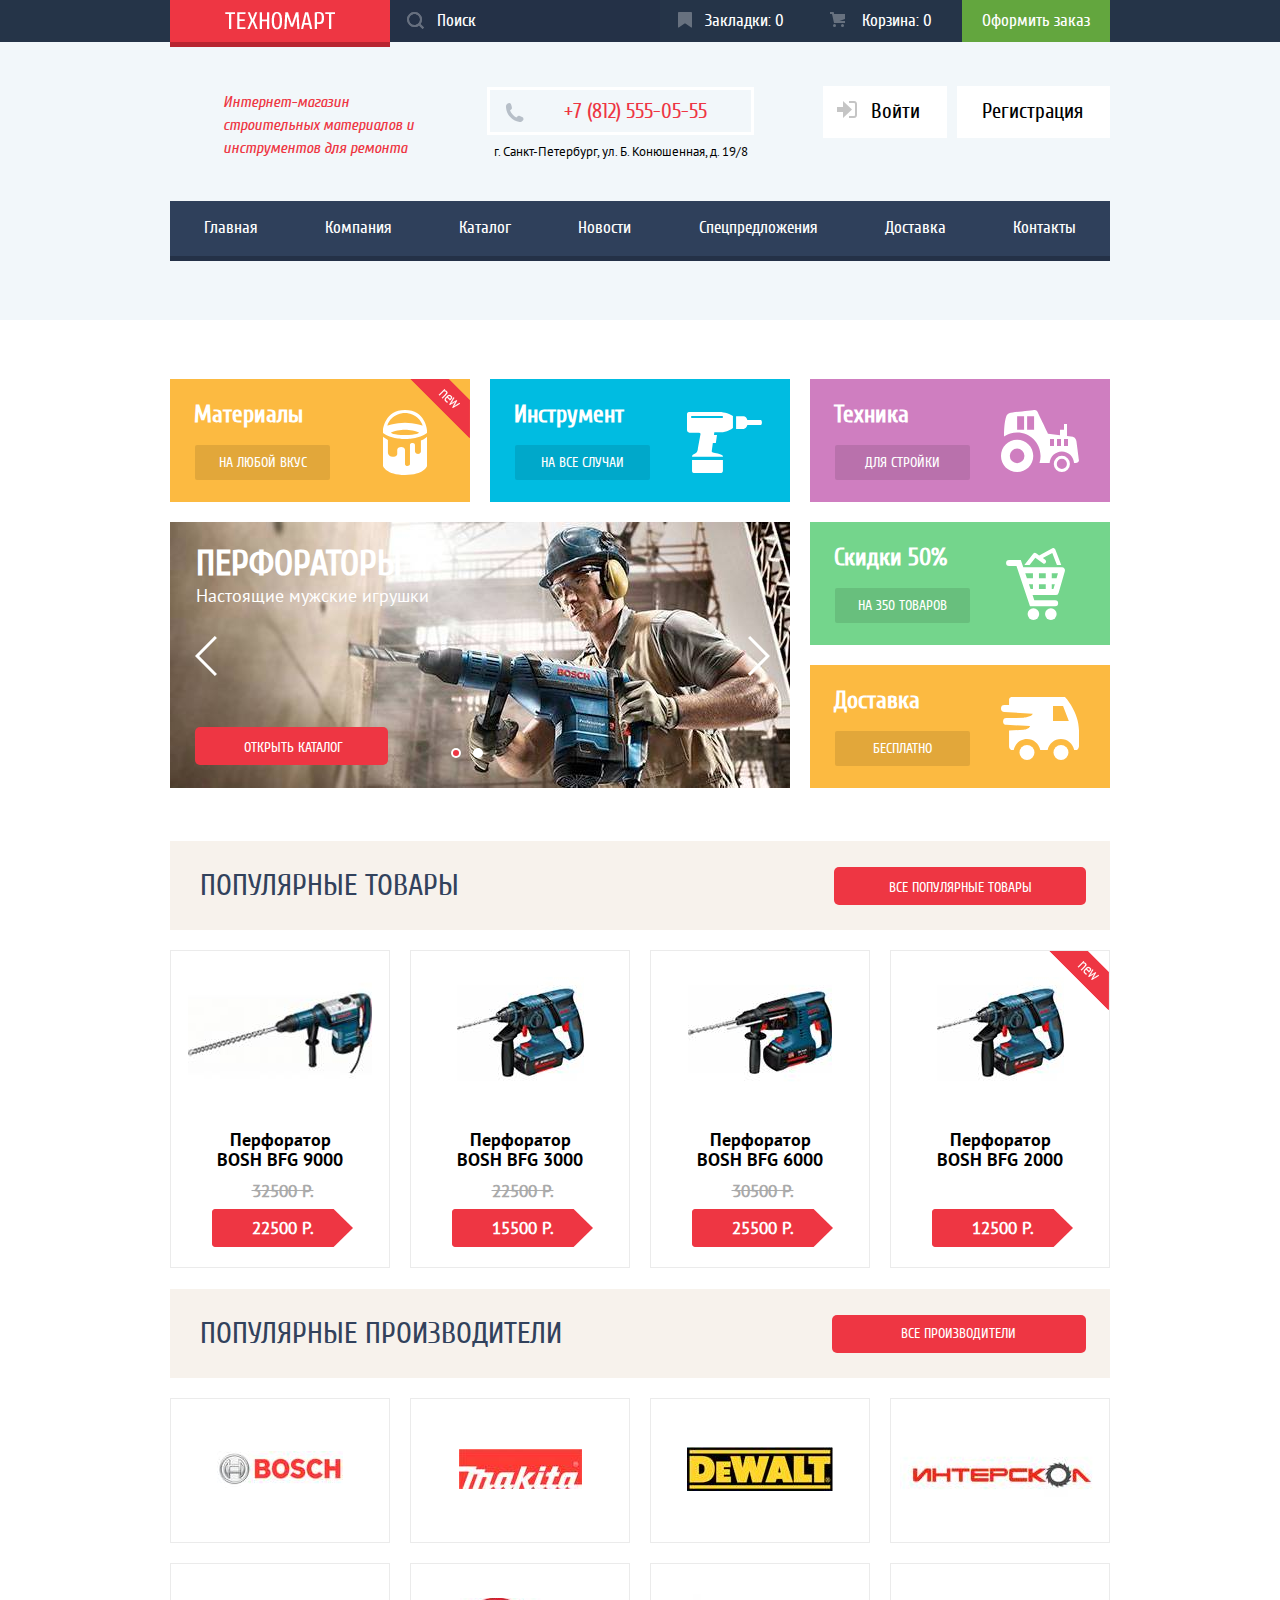
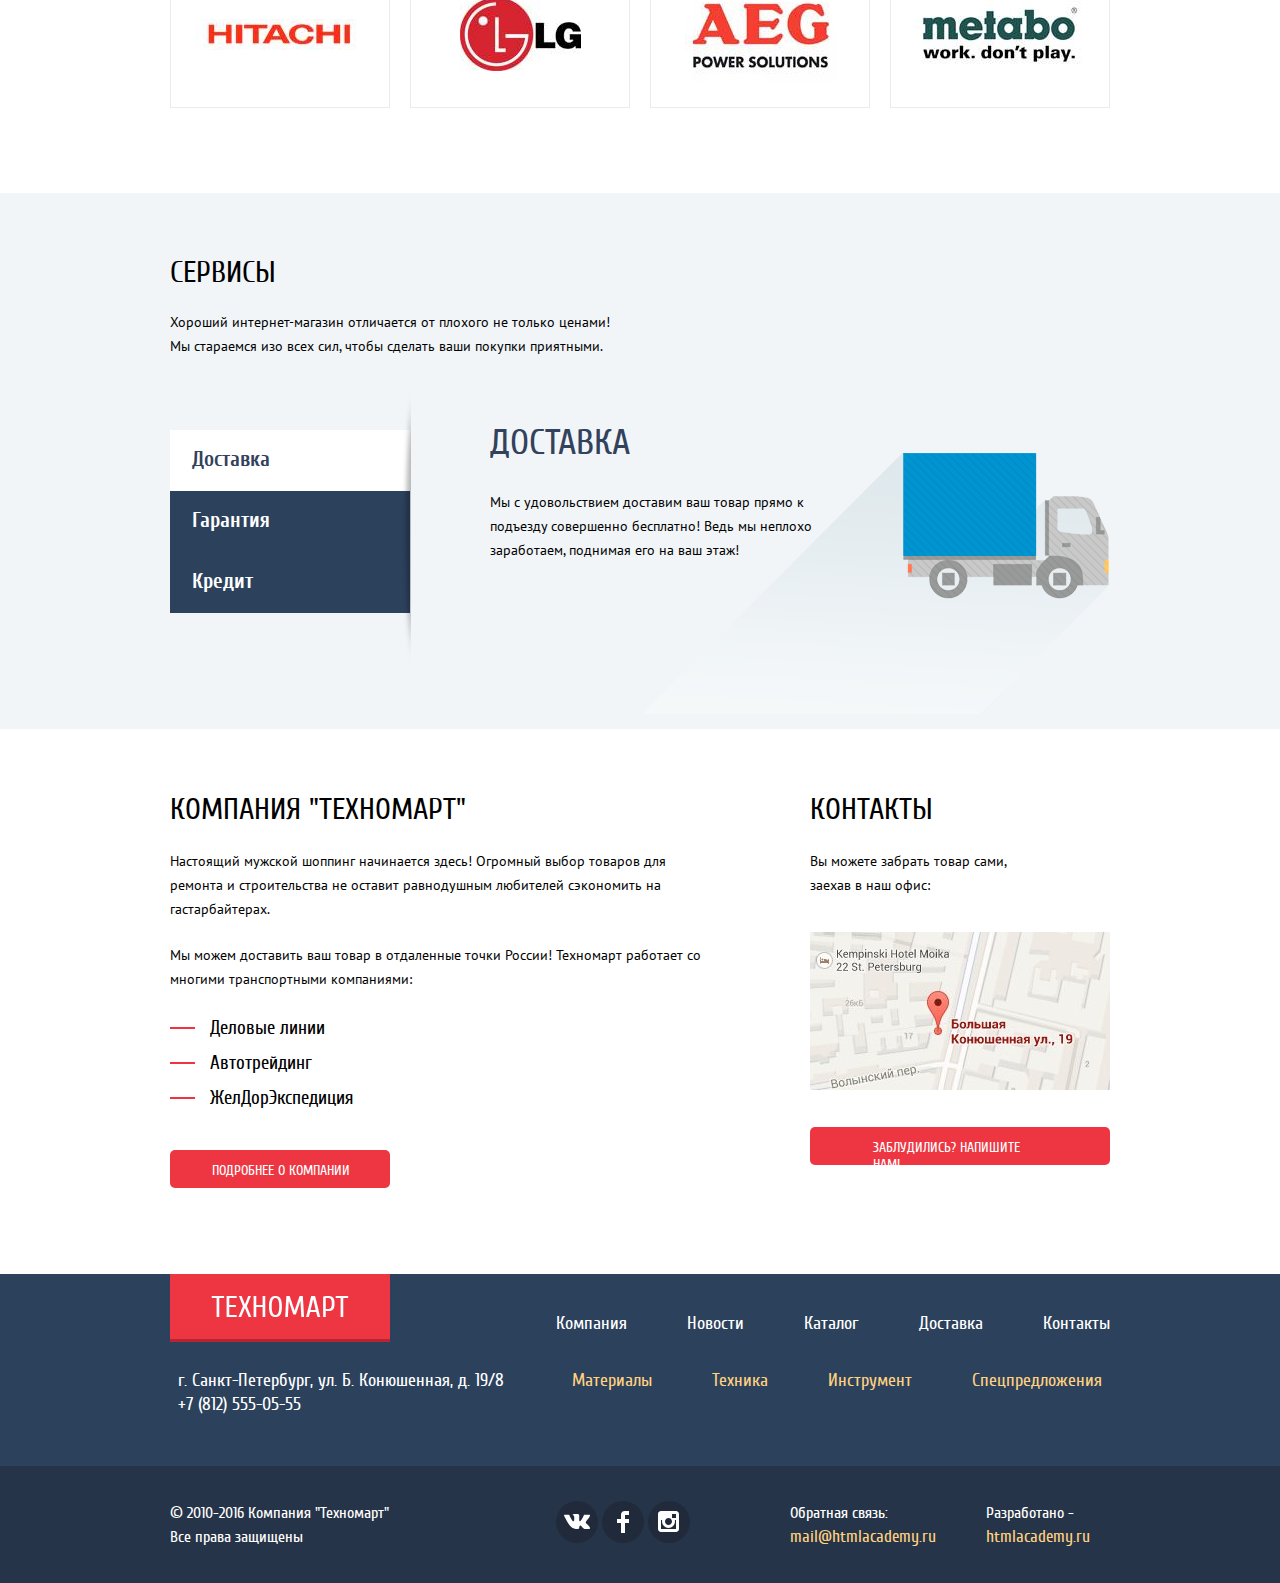
<file: index.html>
<!DOCTYPE html>
<html lang="ru">

<head>
  <meta charset="UTF-8">
  <link rel="stylesheet" href="css/normalize.css">
  <link rel="stylesheet" href="css/style-min.css">
  <meta name="viewport" content="width=device-width, initial-scale=1.0">
  <meta http-equiv="X-UA-Compatible" content="ie=edge">
  <title>HTML Academy: Техномарт</title>
</head>

<body>
  <!-- SVG иконки -->
  <svg style="display:none">
    <symbol id="icon-login" viewBox="0 0 20 17">
      <path d="M15 8.5L6 0v6H0v5h6v6z"/>
      <path d="M17 15h-5v2h5c2.2 0 3-1.8 3-3V3c0-1.2-.8-3-3-3h-5v2h5c.8 0 1 .7 1 1v11c0 .3-.2 1-1 1z"/>
    </symbol>
    <symbol id="icon-logout" viewBox="0 0 21 17">
      <path d="M21 8.5L12.125 0v6h-6v5h6v6z"/>
      <path d="M3.106 13.952V3.048c.018-.376.171-1.057 1.01-1.057h5.027V0H4.116C1.938 0 1.112 1.81 1.087 3.027v10.946C1.112 15.189 1.938 17 4.116 17h5.027v-1.99H4.116c-.839 0-.992-.683-1.01-1.058z"/>
    </symbol>
    <symbol id="icon-user" viewBox="0 0 20 18">
      <path d="M17.881 14.166c-2.144-.735-4.256-1.666-5.207-2.39-.657-.501-.77-1.618-.517-2.415 1.118-.903 1.864-2.477 1.864-4.278C14.021 2.276 12.221 0 10 0S5.979 2.276 5.979 5.083c0 1.801.746 3.374 1.863 4.277.253.798.141 1.915-.517 2.416-.95.724-3.063 1.654-5.207 2.39S0 18 0 18h20s.025-3.099-2.119-3.834z"/>
    </symbol>
    <symbol id="icon-search" viewBox="0 0 17 17">
      <path d="M17 15.586l-3.542-3.542A7.465 7.465 0 0 0 15 7.5 7.5 7.5 0 1 0 7.5 15c1.71 0 3.282-.579 4.544-1.542L15.586 17 17 15.586zM2 7.5C2 4.467 4.467 2 7.5 2 10.532 2 13 4.467 13 7.5c0 3.032-2.468 5.5-5.5 5.5A5.506 5.506 0 0 1 2 7.5z"/>
    </symbol>
  </svg>
  <!-- SVG иконки - end -->
  <header>
    <div class="header-top">
      <div class="container-center header-top-wrapper">
        <a class="header-link header-logo" aria-label="Логотип компании Техномарт - название компании на красном прямоугольнике">
          <!-- <img src="img/logo-text.png" alt="Техномарт - Логотип компании на красном фоне"> -->
        </a>
        <form class="header-form-search" method="get" action="https://echo.htmlacademy.ru/">
          <input class="header-form-search-input" type="search" name="search" placeholder="Поиск">
          <svg class="icon-search" width="17" height="17">
            <use xlink:href="#icon-search"></use>
          </svg>
        </form>
        <a class="header-link link-bookmark" href="">Закладки: 0</a>
        <a class="header-link link-cart" href="">Корзина: 0</a>
        <a class="header-link link-order" href="">Оформить заказ</a>
      </div>
    </div>
    <div class="header-bottom container-center">
      <p class="header-description">Интернет-магазин строительных материалов и инструментов для ремонта</p>
      <div class="header-bottom-middle">
        <a href="tel:+78125550555" class="header-phone-link">+7 (812) 555-05-55</a>
        <p class="header-address">г. Санкт-Петербург, ул. Б. Конюшенная, д. 19/8</p>
      </div>
      <ul class="header-profile-controls">
        <li>
          <ul class="header-profile-controls-new">
            <li class="user-profile-no-auth">
              <a class="profile-link profile-login" href="">
              <svg class="icon-login" width="20" height="17">
                <use xlink:href="#icon-login"></use>
              </svg>
              Войти
            </a>
            </li>
            <li class="user-profile-no-auth"><a href="" class="profile-link profile-register">Регистрация</a></li>
          </ul>
        </li>
      </ul>
    </div>
    <nav>
      <ul class="main-menu container-center">
        <li><a>Главная</a></li>
        <li><a href="">Компания</a></li>
        <li><a href="catalog.html">Каталог</a></li>
        <li><a href="">Новости</a></li>
        <li><a href="">Спецпредложения</a></li>
        <li><a href="">Доставка</a></li>
        <li><a href="">Контакты</a></li>
      </ul>
    </nav>

  </header>
  <main>
    <h1 class="visually-hidden">Интернет-магазин Техномарт</h1>
    <div class="features container-center">
      <div class="features-row">
        <div class="features-item features-materials features-new">
          <h2>Материалы</h2>
          <a href="">на любой вкус</a></div>
        <div class="features-item features-tool">
          <h2>Инструмент</h2>
          <a href="">на все случаи</a></div>
        <div class="features-item features-tech">
          <h2>Техника</h2>
          <a href="">для стройки</a></div>
      </div>
      <div class="features-column">
        <div class="features-item features-sales">
          <h2>Скидки 50%</h2>
          <a href="">на 350 товаров</a></div>
        <div class="features-item features-delivery">
          <h2>Доставка</h2>
          <a href="">бесплатно</a></div>
      </div>
      <section class="slider">

        <article class="slider-item slider-item-1">
          <h2>Перфораторы</h2>
          <p>Настоящие мужские игрушки</p>
          <a class="learn-more-button slider-open" href="">Открыть каталог</a>
          <ul>
            <li>
              <button type="button" class="slider-buttons prev"></button>
            </li>
            <li>
              <button type="button" class="slider-buttons next"></button>
            </li>
          </ul>
        </article>
        <article class="slider-item slider-item-2">
          <h2>Дрели</h2>
          <p>Соседям на радость</p>
          <a class="learn-more-button slider-open" href="">Открыть каталог</a>
          <ul>
            <li>
              <button type="button" class="slider-buttons prev"></button>
            </li>
            <li>
              <button type="button" class="slider-buttons next"></button>
            </li>
          </ul>
        </article>
        <ul class="slider-dots">
          <li class="dot-active"></li>
          <li></li>
        </ul>
      </section>
    </div>
    <section class="popular-products">
      <div class="header-for-popular container-center">
        <h2>Популярные товары</h2>
        <a class="learn-more-button header-button" href="">Все популярные товары</a>
      </div>
      <ul class="product-list-index container-center">
        <li>
          <article class="product">
            <div class="product-image"><img src="img/bosh-9000.jpg" alt="Перфоратор BOSH BFG 9000" width="184" height="164"></div>
            <h3><a href="">Перфоратор BOSH BFG 9000</a></h3>
            <span class="old-price">32500 Р.</span>
            <span class="new-price">22500 Р.</span>
            <!-- Видно только при наведении -->
            <ul class="product-list-buttons">
              <li><button type="button" class="product-buy-button">Купить</button></li>
              <li><button type="button" class="product-bookmarks-button">В закладки</button></li>
            </ul>
          </article>
        </li>
        <li>
          <article class="product">
            <div class="product-image"><img src="img/bosh-3000.jpg" alt="Перфоратор BOSH BFG 3000" width="127" height="112"></div>
            <h3><a href="">Перфоратор BOSH BFG 3000</a></h3>
            <span class="old-price">22500 Р.</span>
            <span class="new-price">15500 Р.</span>
            <!-- Видно только при наведении -->
            <ul class="product-list-buttons">
              <li><button type="button" class="product-buy-button">Купить</button></li>
              <li><button type="button" class="product-bookmarks-button">В закладки</button></li>
            </ul>
          </article>
        </li>
        <li>
          <article class="product">
            <div class="product-image"><img src="img/bosh-6000.jpg" alt="Перфоратор BOSH BFG 6000" width="144" height="128"></div>
            <h3><a href="">Перфоратор BOSH BFG 6000</a></h3>
            <span class="old-price">30500 Р.</span>
            <span class="new-price">25500 Р.</span>
            <!-- Видно только при наведении -->
            <ul class="product-list-buttons">
              <li><button type="button" class="product-buy-button">Купить</button></li>
              <li><button type="button" class="product-bookmarks-button">В закладки</button></li>
            </ul>
          </article>
        </li>
        <li>
          <article class="product product-new">
            <div class="product-image"><img src="img/bosh-2000.jpg" alt="Перфоратор BOSH BFG 2000" width="127" height="112"></div>
            <h3><a href="">Перфоратор BOSH BFG 2000</a></h3>
            <span class="old-price"></span>
            <span class="new-price">12500 Р.</span>
            <!-- Видно только при наведении -->
            <ul class="product-list-buttons">
              <li><button type="button" class="product-buy-button">Купить</button></li>
              <li><button type="button" class="product-bookmarks-button">В закладки</button></li>
            </ul>
          </article>
        </li>
      </ul>
    </section>
    <section class="popular-company">
      <div class="header-for-popular container-center">
        <h2>Популярные производители</h2>
        <a class="learn-more-button header-button" href="">Все производители</a>
      </div>
      <ul class="brand-list container-center">
        <li><a href=""><img src="img/bosch.jpg" alt="Bosch" width="126" height="37"></a></li>
        <li><a href=""><img src="img/makita.jpg" alt="Makita" width="123" height="40"></a></li>
        <li><a href=""><img src="img/dewalt.jpg" alt="DeWalt" width="146" height="44"></a></li>
        <li><a href=""><img src="img/interskol.jpg" alt="Интерскол" width="200" height="88"></a></li>
        <li><a href=""><img src="img/hitachi.jpg" alt="Hitachi" width="169" height="31"></a></li>
        <li><a href=""><img src="img/lg.jpg" alt="LG" width="121" height="73"></a></li>
        <li><a href=""><img src="img/aeg.jpg" alt="AEG Power Solution" width="151" height="96"></a></li>
        <li><a href=""><img src="img/metabo.jpg" alt="Metabo" width="204" height="69"></a></li>
      </ul>
    </section>
    <section class="services">
      <div class="services-pre-content container-center">
        <h2>Сервисы</h2>
        <p>Хороший интернет-магазин отличается от плохого не только ценами!<br/> Мы стараемся изо всех сил, чтобы сделать ваши покупки приятными.</p>
      </div>
      <section class="services-delivery-tabs container-center">
        <input class="services-delivery-tab" id="tab-delivery" type="radio" name="tab" checked>
        <input class="services-delivery-tab" id="tab-guarantee" type="radio" name="tab">
        <input class="services-delivery-tab" id="tab-credit" type="radio" name="tab">
        <ul class="services-delivery-tabs-menu">
          <li>
            <label class="services-delivery-tabs-item" for="tab-delivery" tabindex="0">Доставка</label>
          </li>
          <li>
            <label class="services-delivery-tabs-item" for="tab-guarantee" tabindex="0">Гарантия</label>
          </li>
          <li>
            <label class="services-delivery-tabs-item" for="tab-credit" tabindex="0">Кредит</label>
          </li>
        </ul>
        <ul class="services-delivery-content-list">
          <li class="services-delivery-content-list-item" id="content-1">
            <section class="services-delivery-content">
              <h3>Доставка</h3>
              <p>Мы с удовольствием доставим ваш товар прямо к подъезду совершенно бесплатно! Ведь мы неплохо заработаем, поднимая его на ваш этаж!</p>
            </section>
          </li>
          <li class="services-delivery-content-list-item" id="content-2">
            <section class="services-guarantee-content">
              <h3>Гарантия</h3>
              <p>Если купленный у нас товар поломается или заискрит, а также в случае пожара, спровоцированного его возгаранием, вы всегда можете быть уверены в нашей гарантии. Мы обменяем сгоревший товар на новый. Дом уж восстановите как-нибудь сами.</p>
            </section>
          </li>
          <li class="services-delivery-content-list-item" id="content-3">
            <section class="services-credit-content">
              <h3>Кредит</h3>
              <p>Залезть в долговую яму стало проще! Кредитные консультанты придут вам на помощь.</p>
              <a href="" class="learn-more-button credit-button">Отправить заявку</a>
            </section>
          </li>
        </ul>
      </section>
    </section>
    <section class="about-company">
      <h2 class="visually-hidden">О нашей компании</h2>
      <div class="about-company-wrapper container-center">
        <section class="about-description">
          <h3>Компания "Техномарт"</h3>
          <p>Настоящий мужской шоппинг начинается здесь! Огромный выбор товаров для ремонта и строительства не оставит равнодушным любителей сэкономить на гастарбайтерах.</p>
          <p>Мы можем доставить ваш товар в отдаленные точки России! Техномарт работает со многими транспортными компаниями:</p>
          <ul>
            <li>Деловые линии</li>
            <li>Автотрейдинг</li>
            <li>ЖелДорЭкспедиция</li>
          </ul>
          <a class="learn-more-button about-button" href="">Подробнее о компании</a>
        </section>
        <section class="about-contacts">
          <h3>Контакты</h3>
          <p>Вы можете забрать товар сами,<br/> заехав в наш офис:</p>
          <figure class="about-map" tabindex="0">
            <img src="img/map-mini.jpg" alt="Карта с нашим адресом: г. Санкт-Петербург, ул. Б. Конюшенная, д. 19/8" width="300" height="158">
          </figure>
          <a class="learn-more-button write-us-link" href="">Заблудились? Напишите нам!</a>
        </section>
      </div>
    </section>
  </main>
  <footer>
    <div class="footer-top container-center">
      <a class="footer-logo" aria-label="Логотип компании Техномарт - название компании на красном прямоугольнике"></a>
      <div class="footer-nav">
        <ul>
          <li><a href="">Компания</a></li>
          <li><a href="">Новости</a></li>
          <li><a href="catalog.html">Каталог</a></li>
          <li><a href="">Доставка</a></li>
          <li><a href="">Контакты</a></li>
        </ul>
      </div>
    </div>
    <div class="footer-middle container-center">
      <p>г. Санкт-Петербург, ул. Б. Конюшенная, д. 19/8<br/> +7 (812) 555-05-55</p>
      <ul>
        <li><a href="">Материалы</a></li>
        <li><a href="">Техника</a></li>
        <li><a href="">Инструмент</a></li>
        <li><a href="">Спецпредложения</a></li>
      </ul>
    </div>
    <div class="footer-bottom">
      <div class="footer-bottom-wrapper container-center">
        <p class="footer-copyright">&copy; 2010-2016 Компания "Техномарт"<br/> Все права защищены
        </p>
        <ul class="footer-social-icons">
          <li class="vk-icon"><a href="" title="Вконтакте" aria-label="Вконтакте"></a></li>
          <li class="fb-icon"><a href="" title="Facebook" aria-label="Facebook"></a></li>
          <li class="instagram-icon"><a href="" title="Instagram" aria-label="Instagram"></a></li>
        </ul>
        <div class="footer-feedback-and-design">
          <p>Обратная связь:<br/> <a href="mailto:mail@htmlacademy.ru">mail@htmlacademy.ru</a></p>
          <p>Разработано -<br/> <a href="https://htmlacademy.ru/intensive/htmlcss">htmlacademy.ru</a></p>
        </div>
      </div>
    </div>
  </footer>

  <!-- Всплывающее окно - карта -->
  <section class="about-map-popup">
    <button type="button" class="close-popup-button close-map" aria-label="Закрыть всплывающее окно" tabindex="0"></button>
    <iframe src="https://www.google.com/maps/embed?pb=!1m18!1m12!1m3!1d1188.3774421115552!2d30.322378452139645!3d59.938701966461835!2m3!1f0!2f0!3f0!3m2!1i1024!2i768!4f13.1!3m3!1m2!1s0x4696310fca5ba729%3A0xea9c53d4493c879f!2z0JHQvtC70YzRiNCw0Y8g0JrQvtC90Y7RiNC10L3QvdCw0Y8g0YPQuy4sIDE5LCDQodCw0L3QutGCLdCf0LXRgtC10YDQsdGD0YDQsywgMTkxMTg2!5e0!3m2!1sru!2sru!4v1512304162091"
      width="940" height="446" style="border:0;" allowfullscreen></iframe>
    <img src="img/map-popup.jpg" alt="Карта с нашим адресом: г. Санкт-Петербург, ул. Б. Конюшенная, д. 19/8" width="940" height="446" class="map-popup-img">
  </section>
  <!-- Всплывающее окно - карта -->

  <!-- Всплывающее окно "напишите нам"-->
  <section class="about-write-us-popup">
    <button type="button" class="close-popup-button close-write-us" aria-label="Закрыть всплывающее окно" tabindex="0"></button>
    <h3 class="visually-hidden">Напишите нам</h3>
    <form class="write-us-form" method="post" action="https://echo.htmlacademy.ru/">
      <div class="form-inputs-wrapper">
        <p>
          <label for="write-us-form-name">Ваше имя:</label>
          <input type="text" placeholder="Представьтесь, пожалуйста" id="write-us-form-name" required></p>
        <p>
          <label for="write-us-form-email">Ваш e-mail:</label>
          <input type="email" placeholder="Для отправки ответа" id="write-us-form-email" required></p>
        <p>
          <label for="write-us-form-text">Текст письма:</label>
          <textarea placeholder="В свободной форме" id="write-us-form-text" cols="30" rows="10" required></textarea>
        </p>
      </div>
      <div class="popup-buttons">
        <button class="learn-more-button write-us-submit" type="submit">Отправить</button>
      </div>
    </form>
  </section>
  <!-- Всплывающее окно "напишите нам"-->
  <!-- Всплывающее окно с добавлением товара в корзину -->
  <section class="product-list-cart-popup">
    <button type="button" class="close-popup-button close-cart" aria-label="Закрыть всплывающее окно" tabindex="0"></button>
    <p class="cart-popup-message">Товар добавлен в корзину!</p>
    <div class="popup-buttons buttons-cart">
      <a href="#" class="learn-more-button popup-buy-button">Оформить заказ</a>
      <a href="catalog.html" class="continue-popup-button">Продолжить покупки</a>
    </div>
  </section>
  <!-- Всплывающее окно с добавлением товара в корзину -->

  <script src="js/script-min.js"></script>
</body>

</html>
</file>
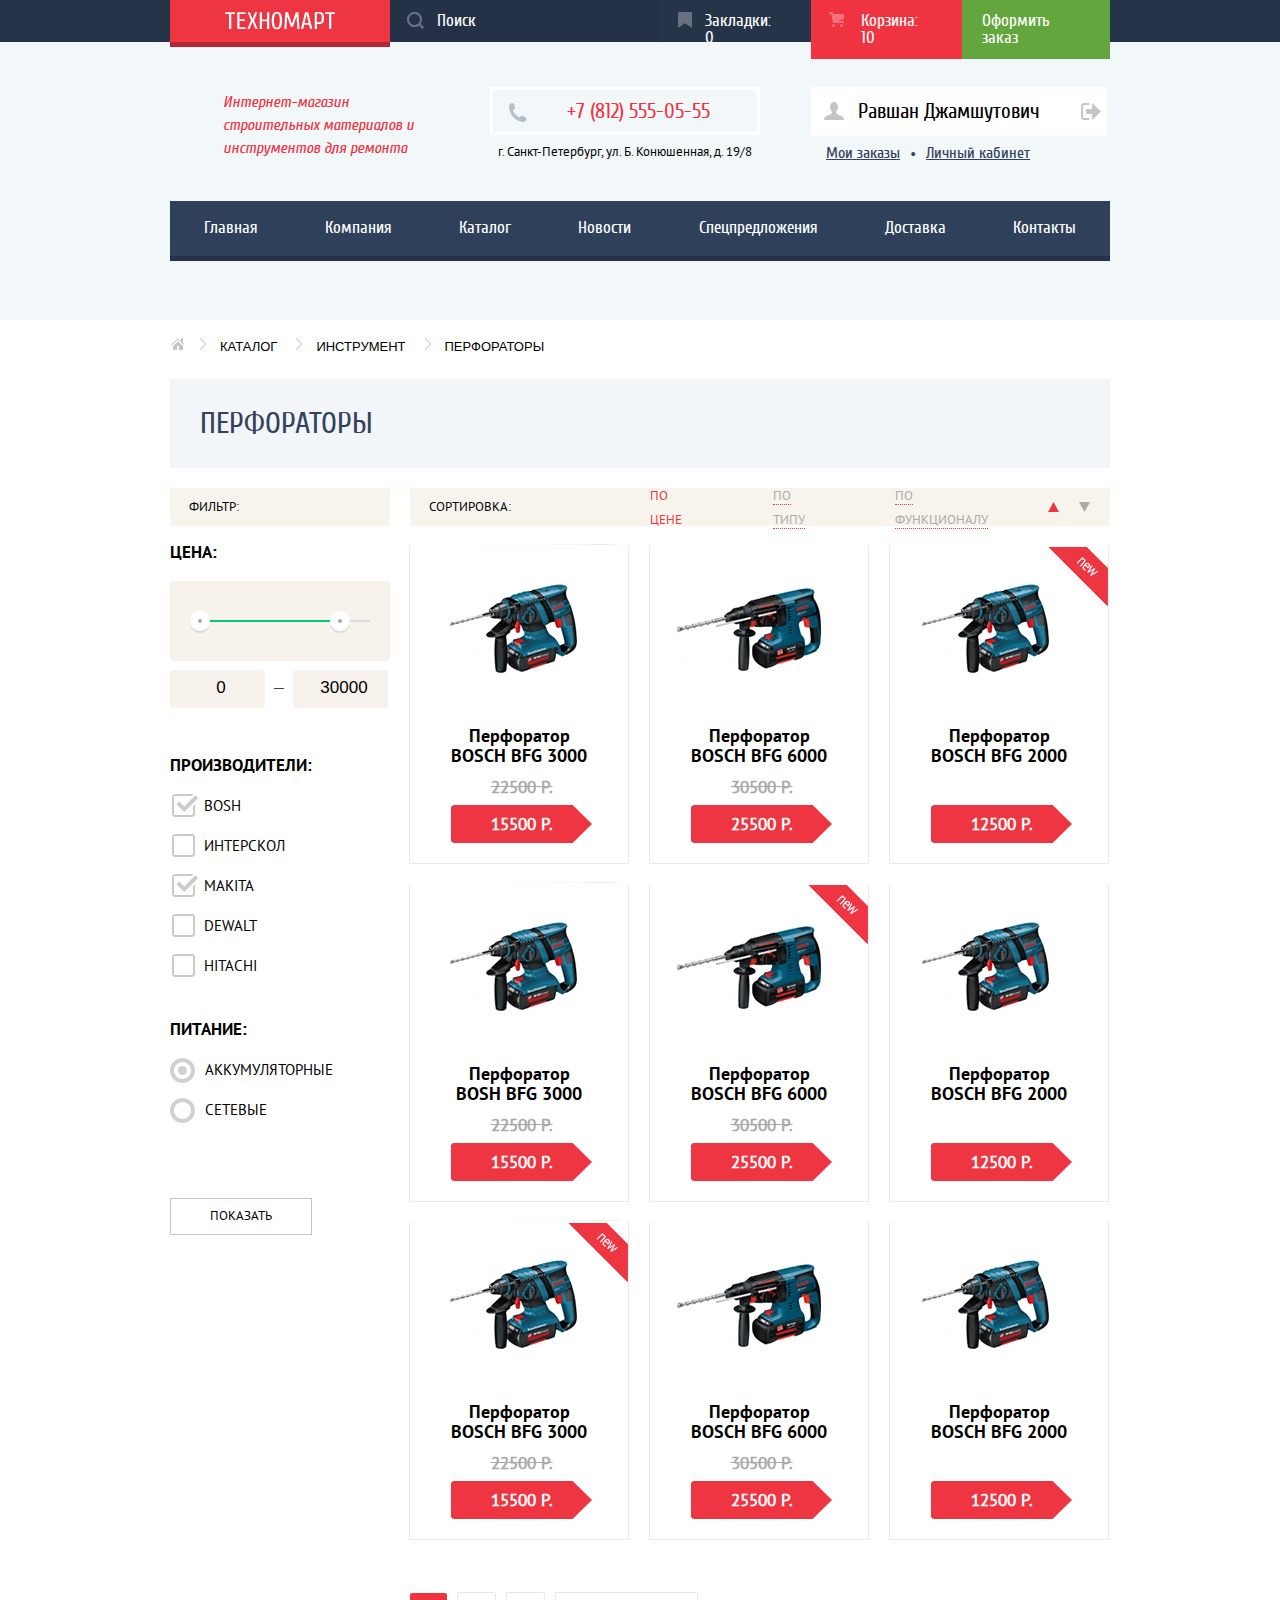
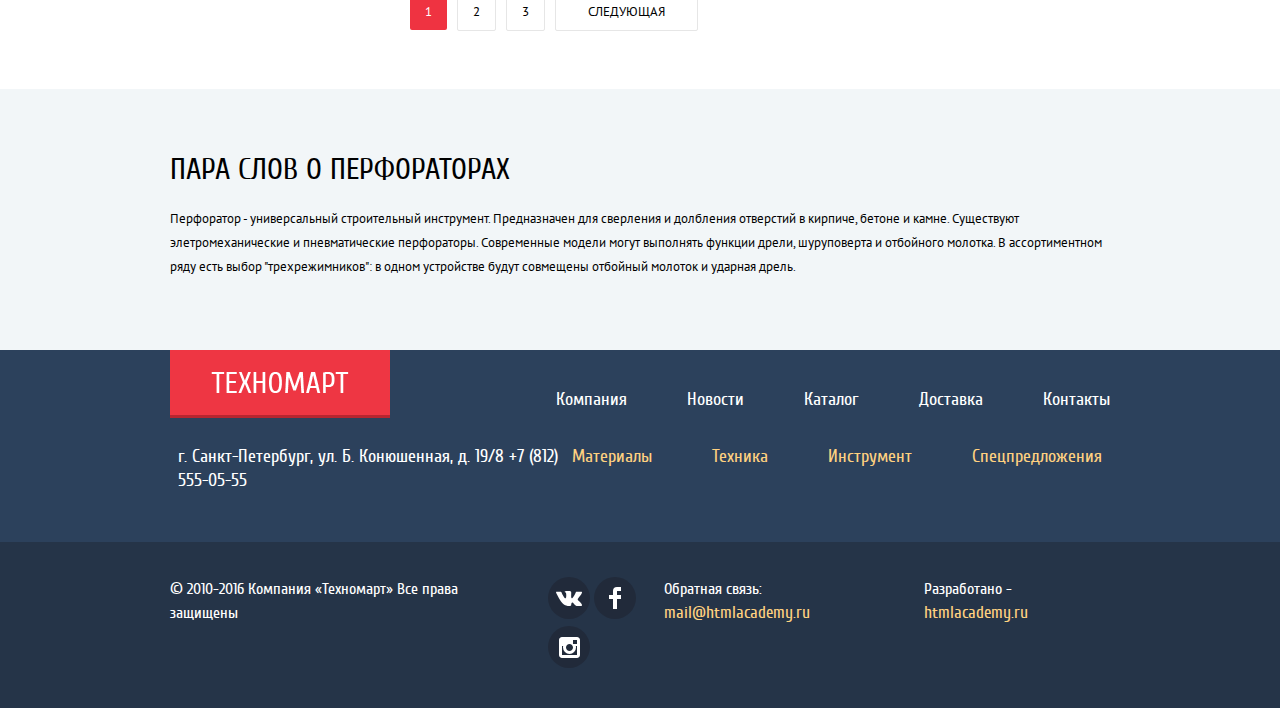
<file: catalog.html>
<!DOCTYPE html>
<html lang="en">

<head>
  <meta charset="UTF-8">
  <link rel="stylesheet" href="css/normalize-min.css">
  <link rel="stylesheet" href="css/style-min.css">
  <meta http-equiv="X-UA-Compatible" content="ie=edge">
  <title>HTML Academy: Техномарт - Каталог товаров</title>
</head>

<body>
  <!-- SVG иконки -->
  <svg style="display:none">
    <symbol id="icon-login" viewBox="0 0 20 17">
      <path d="M15 8.5L6 0v6H0v5h6v6z"/>
      <path d="M17 15h-5v2h5c2.2 0 3-1.8 3-3V3c0-1.2-.8-3-3-3h-5v2h5c.8 0 1 .7 1 1v11c0 .3-.2 1-1 1z"/>
    </symbol>
    <symbol id="icon-logout" viewBox="0 0 21 17">
      <path d="M21 8.5L12.125 0v6h-6v5h6v6z"/>
      <path d="M3.106 13.952V3.048c.018-.376.171-1.057 1.01-1.057h5.027V0H4.116C1.938 0 1.112 1.81 1.087 3.027v10.946C1.112 15.189 1.938 17 4.116 17h5.027v-1.99H4.116c-.839 0-.992-.683-1.01-1.058z"/>
    </symbol>
    <symbol id="icon-user" viewBox="0 0 20 18">
      <path d="M17.881 14.166c-2.144-.735-4.256-1.666-5.207-2.39-.657-.501-.77-1.618-.517-2.415 1.118-.903 1.864-2.477 1.864-4.278C14.021 2.276 12.221 0 10 0S5.979 2.276 5.979 5.083c0 1.801.746 3.374 1.863 4.277.253.798.141 1.915-.517 2.416-.95.724-3.063 1.654-5.207 2.39S0 18 0 18h20s.025-3.099-2.119-3.834z"/>
    </symbol>
    <symbol id="icon-up" viewBox="0 0 11 10">
      <path d="M5.5 0L0 10h11z"/>
    </symbol>
    <symbol id="icon-down" viewBox="0 0 11 10">
      <path d="M5.5 10L0 0h11"/>
    </symbol>
    <symbol id="icon-search" viewBox="0 0 17 17">
      <path d="M17 15.586l-3.542-3.542A7.465 7.465 0 0 0 15 7.5 7.5 7.5 0 1 0 7.5 15c1.71 0 3.282-.579 4.544-1.542L15.586 17 17 15.586zM2 7.5C2 4.467 4.467 2 7.5 2 10.532 2 13 4.467 13 7.5c0 3.032-2.468 5.5-5.5 5.5A5.506 5.506 0 0 1 2 7.5z"/>
    </symbol>
  </svg>
  <!-- SVG иконки - end -->
  <header>
    <div class="header-top">
      <div class="container-center header-top-wrapper">
        <a class="header-link header-logo" aria-label="Логотип компании Техномарт - название компании на красном прямоугольнике - переход на главную страницу сайта" href="index.html"></a>
        <form class="header-form-search" method="get" action="https://echo.htmlacademy.ru/">
          <input class="header-form-search-input" type="search" name="search" placeholder="Поиск">
          <svg class="icon-search" width="17" height="17">
          <use xlink:href="#icon-search"></use>
        </svg>
        </form>
        <a class="header-link link-bookmark" href="">Закладки: 0</a>
        <a class="header-link link-cart cart-full" href="">Корзина: 10</a>
        <a class="header-link link-order" href="">Оформить заказ</a>
      </div>
    </div>
    <div class="header-bottom container-center">
      <p class="header-description">Интернет-магазин строительных материалов и инструментов для ремонта</p>
      <div class="header-bottom-middle">
        <a href="tel:+78125550555" class="header-phone-link">+7 (812) 555-05-55</a>
        <p class="header-address">г. Санкт-Петербург, ул. Б. Конюшенная, д. 19/8</p>
      </div>
      <ul class="header-profile-controls">
        <li class="user-profile-options"><a class="profile-link profile-name" href="">
          <svg class="icon-user" width="20" height="18">
            <use xlink:href="#icon-user"></use>
          </svg>
          Равшан Джамшутович
          </a>
          <a class="profile-link profile-logout" aria-label="Выйти из профиля" href="">
            <svg class="icon-logout" width="21" height="17">
              <use xlink:href="#icon-logout"></use>
            </svg>
          </a>
        </li>
        <li>
          <ul class="header-profile-controls-sub">
            <li><a href="" class="profile-orders">Мои заказы</a></li>
            <li><a href="" class="profile-cabinet">Личный кабинет</a></li>
          </ul>
        </li>

      </ul>
    </div>
    <nav>
      <ul class="main-menu container-center">
        <li><a href="index.html">Главная</a></li>
        <li><a href="">Компания</a></li>
        <li><a>Каталог</a></li>
        <li><a href="">Новости</a></li>
        <li><a href="">Спецпредложения</a></li>
        <li><a href="">Доставка</a></li>
        <li><a href="">Контакты</a></li>
      </ul>
    </nav>
  </header>
  <main>
    <ul class="breadcrumbs container-center">
      <li><a href="index.html" class="breadcrumbs-home-icon" aria-label="Главная"></a></li>
      <li><a href="" class="breadcrumbs-link">Каталог</a></li>
      <li><a href="" class="breadcrumbs-link">Инструмент</a></li>
      <li><a href="" class="breadcrumbs-link">Перфораторы</a></li>
    </ul>

    <section class="catalog container-center">
      <div class="catalog-h-wrapper">
        <h1>Перфораторы</h1>
      </div>
      <form class="product-filter" method="get" action="https://echo.htmlacademy.ru/">
        <div class="filter-h-wrapper">
          <h2>Фильтр:</h2>
        </div>
        <fieldset class="product-filter-price">
          <legend>Цена:</legend>
          <div class="range-content">
            <div class="range-line">
              <div class="range-value" style="width: 85%"></div>
              <button class="range-button range-button-left" type="button"></button>
              <button class="range-button range-button-right" type="button"></button>
            </div>
          </div>
          <div class="range-price">
            <input class="range-input" type="text" value="0">
            <span class="range-text"></span>
            <input class="range-input" type="text" value="30000">
          </div>
        </fieldset>
        <fieldset class="product-filter-company">
          <legend>Производители:</legend>
          <ul>
            <li>
              <input id="checkBox-bosh" type="checkbox" name="brand" value="BOSCH" checked>
              <label for="checkBox-bosh" tabindex="0">Bosh</label>
            </li>
            <li>
              <input id="checkBox-interskol" type="checkbox" name="brand" value="Interskol">
              <label for="checkBox-interskol" tabindex="0">Интерскол</label>
            </li>
            <li>
              <input id="checkBox-makita" type="checkbox" name="brand" value="Makita" checked>
              <label for="checkBox-makita" tabindex="0">Makita</label>
            </li>
            <li>
              <input id="checkBox-dewalt" type="checkbox" name="brand" value="DeWalt">
              <label for="checkBox-dewalt" tabindex="0">DeWalt</label>
            </li>
            <li>
              <input id="checkBox-hitachi" type="checkbox" name="brand" value="Hitachi">
              <label for="checkBox-hitachi" tabindex="0">Hitachi</label>
            </li>
          </ul>
        </fieldset>
        <fieldset class="product-filter-supply">
          <legend>Питание:</legend>
          <p><input id="radio-battery" type="radio" name="supply" value="Аккумуляторные" checked>
            <label for="radio-battery" tabindex="0">Аккумуляторные</label></p>
          <p><input id="radio-network" type="radio" name="supply" value="Сетевые">
            <label for="radio-network" tabindex="0">Сетевые</label></p>
        </fieldset>
        <button type="submit" class="product-filter-button">Показать</button>
      </form>
      <section class="product-sort">
        <h2>Сортировка:</h2>
        <ul class="product-sort-type">
          <li><a href="" class="sort-type sort-active" id="price">По цене</a></li>
          <li><a href="" class="sort-type" id="type">По типу</a></li>
          <li><a href="" class="sort-type" id="function">По функционалу</a></li>
        </ul>
        <ul class="product-sort-start">
          <li>
            <a href="" class="sort sort-up sort-start-active" id="from-small-to-large" aria-label="От меньшего к большему">
                <svg class="icon-up" width="11" height="10">
                  <use xlink:href="#icon-up"></use>
                </svg>
              </a>
          </li>
          <li>
            <a href="" class="sort sort-down" name="sort" id="from-large-to-small" aria-label="От большего к меньшему">
            <svg class="icon-down" width="11" height="10">
              <use xlink:href="#icon-down"></use>
            </svg>
            </a>
          </li>
        </ul>
      </section>
      <h2 class="visually-hidden">Список товаров</h2>
      <ul class="product-list">
        <li>
          <article class="product">
            <div class="product-image"><img src="img/bosch-bfg-3000.jpg" alt="Перфоратор Bosch BFG 3000" width="218" height="170"></div>
            <h3><a href="">Перфоратор BOSCH BFG 3000</a></h3>
            <span class="old-price">22500 Р.</span>
            <span class="new-price">15500 Р.</span>
            <!-- Видно только при наведении -->
            <ul class="product-list-buttons">
              <li><button type="button" class="product-buy-button">Купить</button></li>
              <li><button type="button" class="product-bookmarks-button">В закладки</button></li>
            </ul>
          </article>
        </li>
        <li>
          <article class="product">
            <div class="product-image"><img src="img/bosch-bfg-6000.jpg" alt="Перфоратор BOSCH BFG 6000" width="218" height="170"></div>
            <h3><a href="">Перфоратор BOSCH BFG 6000</a></h3>
            <span class="old-price">30500 Р.</span>
            <span class="new-price">25500 Р.</span>
            <!-- Видно только при наведении -->
            <ul class="product-list-buttons">
              <li><button type="button" class="product-buy-button">Купить</button></li>
              <li><button type="button" class="product-bookmarks-button">В закладки</button></li>
            </ul>
          </article>
        </li>
        <li>
          <article class="product last-product product-new">
            <div class="product-image"><div class="product-image"><img src="img/bosch-bfg-2000.jpg" alt="Перфоратор BOSCH BFG 2000" width="218" height="170"></div></div>
            <h3><a href="">Перфоратор BOSCH BFG 2000</a></h3>
            <span class="old-price"></span>
            <span class="new-price">12500 Р.</span>
            <!-- Видно только при наведении -->
            <ul class="product-list-buttons">
              <li><button type="button" class="product-buy-button">Купить</button></li>
              <li><button type="button" class="product-bookmarks-button">В закладки</button></li>
            </ul>
          </article>
        </li>
        <li>
          <article class="product">
            <div class="product-image"><img src="img/bosch-bfg-3000.jpg" alt="Перфоратор BOSH BFG 3000" width="218" height="170"></div>
            <h3><a href="">Перфоратор BOSH BFG 3000</a></h3>
            <span class="old-price">22500 Р.</span>
            <span class="new-price">15500 Р.</span>
            <!-- Видно только при наведении -->
            <ul class="product-list-buttons">
              <li><button type="button" class="product-buy-button">Купить</button></li>
              <li><button type="button" class="product-bookmarks-button">В закладки</button></li>
            </ul>
          </article>
        </li>
        <li>
          <article class="product product-new">
            <div class="product-image"><img src="img/bosch-bfg-6000.jpg" alt="Перфоратор BOSCH BFG 6000" width="218" height="170"></div>
            <h3><a href="">Перфоратор BOSCH BFG 6000</a></h3>
            <span class="old-price">30500 Р.</span>
            <span class="new-price">25500 Р.</span>
            <!-- Видно только при наведении -->
            <ul class="product-list-buttons">
              <li><button type="button" class="product-buy-button">Купить</button></li>
              <li><button type="button" class="product-bookmarks-button">В закладки</button></li>
            </ul>
          </article>
        </li>
        <li>
          <article class="product last-product">
            <div class="product-image"><div class="product-image"><img src="img/bosch-bfg-2000.jpg" alt="Перфоратор BOSCH BFG 2000" width="218" height="170"></div></div>
            <h3><a href="">Перфоратор BOSCH BFG 2000</a></h3>
            <span class="old-price"></span>
            <span class="new-price">12500 Р.</span>
            <!-- Видно только при наведении -->
            <ul class="product-list-buttons">
              <li><button type="button" class="product-buy-button">Купить</button></li>
              <li><button type="button" class="product-bookmarks-button">В закладки</button></li>
            </ul>
          </article>
        </li>
        <li>
          <article class="product product-new">
            <div class="product-image"><img src="img/bosch-bfg-3000.jpg" alt="Перфоратор BOSCH BFG 3000" width="218" height="170"></div>
            <h3><a href="">Перфоратор BOSCH BFG 3000</a></h3>
            <span class="old-price">22500 Р.</span>
            <span class="new-price">15500 Р.</span>
            <!-- Видно только при наведении -->
            <ul class="product-list-buttons">
              <li><button type="button" class="product-buy-button">Купить</button></li>
              <li><button type="button" class="product-bookmarks-button">В закладки</button></li>
            </ul>
          </article>
        </li>
        <li>
          <article class="product">

            <div class="product-image"><img src="img/bosch-bfg-6000.jpg" alt="Перфоратор BOSCH BFG 6000" width="218" height="170"></div>
            <h3><a href="">Перфоратор BOSCH BFG 6000</a></h3>
            <span class="old-price">30500 Р.</span>
            <span class="new-price">25500 Р.</span>
            <!-- Видно только при наведении -->
            <ul class="product-list-buttons">
              <li><button type="button" class="product-buy-button">Купить</button></li>
              <li><button type="button" class="product-bookmarks-button">В закладки</button></li>
            </ul>
          </article>
        </li>
        <li>
          <article class="product last-product">
            <div class="product-image"><img src="img/bosch-bfg-2000.jpg" alt="Перфоратор BOSCH BFG 2000" width="218" height="170"></div>
            <h3><a href="">Перфоратор BOSCH BFG 2000</a></h3>
            <span class="old-price"></span>
            <span class="new-price">12500 Р.</span>
            <!-- Видно только при наведении -->
            <ul class="product-list-buttons">
              <li><button type="button" class="product-buy-button">Купить</button></li>
              <li><button type="button" class="product-bookmarks-button">В закладки</button></li>
            </ul>
          </article>
        </li>
      </ul>
      <ul class="pagination">
        <li class="actual-page"><a href="">1</a></li>
        <li><a href="">2</a></li>
        <li><a href="">3</a></li>
        <li><a href="">Следующая</a></li>
      </ul>
    </section>
    <section class="product-description">
      <div class="product-description-wrapper container-center">
        <h2>Пара слов о перфораторах</h2>
        <p>Перфоратор - универсальный строительный инструмент. Предназначен для сверления и долбления отверстий в кирпиче, бетоне и камне. Существуют элетромеханические и пневматические перфораторы. Современные модели могут выполнять функции дрели, шуруповерта
          и отбойного молотка. В ассортиментном ряду есть выбор "трехрежимников": в одном устройстве будут совмещены отбойный молоток и ударная дрель.</p>
      </div>
    </section>
  </main>
  <footer>
    <div class="footer-top container-center">
      <a class="footer-logo" aria-label="Логотип компании Техномарт - название компании на красном прямоугольнике - переход на главную страницу сайта" href="index.html"></a>
      <div class="footer-nav">
        <ul>
          <li><a href="">Компания</a></li>
          <li><a href="">Новости</a></li>
          <li><a>Каталог</a></li>
          <li><a href="">Доставка</a></li>
          <li><a href="">Контакты</a></li>
        </ul>
      </div>
    </div>
    <div class="footer-middle container-center">
      <p>г. Санкт-Петербург, ул. Б. Конюшенная, д. 19/8 +7 (812) 555-05-55</p>
      <ul>
        <li><a href="">Материалы</a></li>
        <li><a href="">Техника</a></li>
        <li><a href="">Инструмент</a></li>
        <li><a href="">Спецпредложения</a></li>
      </ul>
    </div>
    <div class="footer-bottom">
      <div class="footer-bottom-wrapper container-center">
        <p class="footer-copyright">&copy; 2010-2016 Компания «Техномарт» Все права защищены
        </p>
        <ul class="footer-social-icons">
          <li class="vk-icon"><a href="" title="Вконтакте" aria-label="Вконтакте"></a></li>
          <li class="fb-icon"><a href="" title="Facebook" aria-label="Facebook"></a></li>
          <li class="instagram-icon"><a href="" title="Instagram" aria-label="Instagram"></a></li>
        </ul>
        <div class="footer-feedback-and-design">
          <p>Обратная связь: <a href="mailto:mail@htmlacademy.ru">mail@htmlacademy.ru</a></p>
          <p>Разработано - <a href="https://htmlacademy.ru/intensive/htmlcss">htmlacademy.ru</a></p>
        </div>
      </div>
    </div>
  </footer>
  <!-- Всплывающее окно с добавлением товара в корзину -->
  <section class="product-list-cart-popup">
    <button type="button" class="close-popup-button close-cart" aria-label="Закрыть всплывающее окно"></button>
    <p class="cart-popup-message">Товар добавлен в корзину!</p>
    <div class="popup-buttons buttons-cart">
      <a href="#" class="learn-more-button popup-buy-button">Оформить заказ</a>
      <a href="catalog.html" class="continue-popup-button">Продолжить покупки</a>
    </div>
  </section>
  <!-- Всплывающее окно с добавлением товара в корзину -->
  <script src="js/script-min.js"></script>
</body>

</html>
</file>
<file: css/style-min.css>
@keyframes appearance{0%{top:-1500px;opacity:0}to{opacity:1;top:50%;margin-top:-223px}}@keyframes appearance2{0%{top:-1500px;opacity:0}to{opacity:1;top:50%;margin-top:-141px}}@keyframes twitch{10%{margin-left:-400px}50%{margin-left:-540px}to{margin-left:-470px}}@keyframes twitch2{10%{margin-left:-260px}50%{margin-left:-380px}to{margin-left:-310px}}@font-face{font-family:"CuprumRegular";src:url(../fonts/CuprumRegular.eot);src:url(../fonts/CuprumRegular.eot?#iefix)format("embedded-opentype"),url(../fonts/CuprumRegular.woff) format("woff"),url(../fonts/CuprumRegular.ttf) format("truetype");font-style:normal;font-weight:400}@font-face{font-family:"CuprumBold";src:url(../fonts/CuprumBold.eot);src:url(../fonts/CuprumBold.eot?#iefix)format("embedded-opentype"),url(../fonts/CuprumBold.woff) format("woff"),url(../fonts/CuprumBold.ttf) format("truetype");font-style:normal;font-weight:400}@font-face{font-family:"CuprumItalic";src:url(../fonts/CuprumItalic.eot);src:url(../fonts/CuprumItalic.eot?#iefix)format("embedded-opentype"),url(../fonts/CuprumItalic.woff) format("woff"),url(../fonts/CuprumItalic.ttf) format("truetype");font-style:normal;font-weight:400}@font-face{font-family:"CuprumBoldItalic";src:url(../fonts/CuprumBoldItalic.eot);src:url(../fonts/CuprumBoldItalic.eot?#iefix)format("embedded-opentype"),url(../fonts/CuprumBoldItalic.woff) format("woff"),url(../fonts/CuprumBoldItalic.ttf) format("truetype");font-style:normal;font-weight:400}@font-face{font-family:"PTSansRegular";src:url(../fonts/PTSansRegular.eot);src:url(../fonts/PTSansRegular.eot?#iefix)format("embedded-opentype"),url(../fonts/PTSansRegular.woff) format("woff"),url(../fonts/PTSansRegular.ttf) format("truetype");font-style:normal;font-weight:400}@font-face{font-family:"PTSansItalic";src:url(../fonts/PTSansItalic.eot);src:url(../fonts/PTSansItalic.eot?#iefix)format("embedded-opentype"),url(../fonts/PTSansItalic.woff) format("woff"),url(../fonts/PTSansItalic.ttf) format("truetype");font-style:normal;font-weight:400}@font-face{font-family:"PTSansBold";src:url(../fonts/PTSansBold.eot);src:url(../fonts/PTSansBold.eot?#iefix)format("embedded-opentype"),url(../fonts/PTSansBold.woff) format("woff"),url(../fonts/PTSansBold.ttf) format("truetype");font-style:normal;font-weight:400}body,html{margin:0;font-size:14px;line-height:24px;font-family:"PTSansRegular",Arial,sans-serif;font-weight:400;text-align:left;color:#000;background-color:#fff}*{-webkit-box-sizing:border-box;-moz-box-sizing:border-box;box-sizing:border-box}a,h1,h2,h3,h4,h5{font-family:"CuprumRegular"}a{font-size:17px;line-height:17px;color:#fff;text-decoration:none}.container-center{display:block;margin:0 auto}a.learn-more-button,button.learn-more-button{display:inline-block;padding-left:49px;padding-right:45px;padding-top:12px;height:38px;font-size:14px;color:#fff;text-transform:uppercase;background-color:#ee3643;border:0;transition:.3s;border-radius:5px}a.learn-more-button:hover,button.learn-more-button:hover{background-color:#cb2834}a.learn-more-button:active,button.learn-more-button:active{background-color:#ba2732}.visually-hidden{position:absolute;width:1px;height:1px;margin:-1px;border:0;padding:0;clip:rect(0 0 0 0);overflow:hidden}header{min-height:320px;background-color:#f2f7fa}header ul{margin:0;padding:0;list-style:none}header .header-logo{display:block;width:220px;height:47px;background-color:#ee3643;background-image:url(../img/logo-text.png);background-position:center;background-repeat:no-repeat;border-bottom:5px solid #b72530;transition:.3s}header .header-logo:hover{background-color:#cb2834;border-bottom:5px solid #9b1c26}header .header-logo:active{background-color:#bc222f;border-bottom:5px solid #8f1821}header .header-top{width:100%;max-height:42px;background-color:#253448}.header-top-wrapper{display:flex;align-items:flex-start;justify-content:flex-start;width:940px}header .header-bottom,nav .main-menu{display:flex;align-items:center;width:940px}header .header-bottom{min-height:159px;padding-top:8px;justify-content:flex-start}nav .main-menu{justify-content:space-around;background-color:#2f405b;border-bottom:5px solid #243147}nav .main-menu li{padding-top:15px;padding-bottom:16px}.icon-login,.icon-logout,.icon-user{fill:#c5c5c5;transition:fill .3s ease}.profile-login:hover .icon-login,.profile-logout:hover .icon-logout,.profile-name:hover .icon-user{fill:#2f435b}.header-profile-controls a.profile-login,.header-profile-controls a.profile-name,.header-profile-controls a.profile-register{font-size:21px;color:#000}.header-profile-controls a:hover,.header-profile-controls-sub li a:hover,a.profile-link:hover{color:#ee3643}a.profile-name:hover{color:#000}.header-profile-controls a.profile-cabinet,.header-profile-controls a.profile-orders{font-size:16px;color:#32425c;font-weight:400;line-height:18px;text-decoration:underline}.profile-link{background:#fff}.link-bookmark::before,.link-cart::before{opacity:.3}.header-phone-link::before,.header-phone-link:before,.link-bookmark::before,.link-cart::before{content:" ";position:absolute;background-size:cover;background-repeat:no-repeat}.icon-search{position:absolute;fill:#fff;opacity:.3;top:12px;left:17px;background:url(../img/icon-search.svg);transition:.3s}.header-form-search{position:relative;margin-right:25px}.header-form-search-input{width:270px;height:42px;padding-left:47px;padding-top:12px;padding-bottom:13px;background-color:#243147;border:0;font-family:"CuprumRegular","Arial",sans-serif;font-size:17px;color:#fff;transition:.3s}.header-form-search-input:focus{background-color:#fff;color:#000;font-family:"CuprumRegular";font-size:17px}input[type=search]::-webkit-input-placeholder{font-family:"CuprumRegular","Arial",sans-serif;font-size:17px;color:#fff}.header-form-search-input:focus~.icon-search{fill:#ee3643;opacity:1}.header-form-search-input:hover~.icon-search,.header-link:hover::before{opacity:1}.link-bookmark::before,.link-bookmark:before{width:14px;height:16px;background:url(../img/icon-bookmark.svg);margin-left:-27px;transition:.3s}.link-bookmark{padding:12px 28px 13px 20px;transition:.3s}.link-cart::before,.link-cart:before{width:15px;height:15px;background-image:url(../img/icon-cart.svg);margin-left:-32px;transition:.3s}.cart-full,.link-cart{padding:12px 26px 13px 50px;margin-right:4px;transition:.3s}.cart-full{margin-right:0;background-color:#ef3341}.link-bookmark:active,.link-bookmark:active::before,.link-cart:active,.link-cart:active::before{opacity:.5}.header-phone-link::before,.header-phone-link:before{width:19px;height:19px;background-image:url(../img/icon-phone.svg);margin-left:-59px}header .link-order{padding:12px 20px 13px;background-color:#63a63e;transition:.3s}header .link-order:hover{background-color:#5fbb2d}header .link-order:active{opacity:.8}header .header-phone-link{display:block;padding:13px 32px 11px 74px;margin-bottom:5px;font-size:21px;line-height:18px;color:#ee3643;border:3px solid #fff}header p.header-description{width:196px;font-size:16px;line-height:23px;font-family:"CuprumItalic",Arial,sans-serif;color:#ee3643;margin-left:53px;margin-right:71px}.header-bottom-middle{width:270px;margin-right:51px}.header-bottom-middle p{display:block;padding:0;margin:0;font-size:13px;text-align:center}.user-profile-options{position:relative;padding:14px 67px 11px 47px;margin-bottom:5px;background-color:#fff}.icon-logout,.icon-user{position:absolute;left:269px;bottom:16px}.icon-user{left:13px}.header-profile-controls-sub{display:flex}.header-profile-controls-sub li:last-child::before{content:"•";color:#32425c;margin-left:-10px;margin-right:10px}.header-profile-controls-sub li:last-child{margin-left:10px}.header-profile-controls-sub li{margin-left:15px;margin-right:10px}.header-profile-controls-sub li a:active{color:#32425c}.header-profile-controls-new{display:flex;margin-bottom:25px;margin-left:18px}.profile-login,.profile-register{padding-top:14px;padding-right:27px;padding-bottom:15px}.profile-login{position:relative;padding-left:48px;margin-right:10px}.icon-login{position:absolute;margin-left:-34px}.profile-register{padding-left:25px}.main-menu a{padding:16px 31px 19px;transition:.3s}.main-menu a:hover{background-color:#293449}.main-menu a:active{background-color:#1d2739;color:rgba(255,255,255,.8)}ul.breadcrumbs{display:flex;align-items:center;list-style:none;padding:0;width:940px;min-height:59px}ul.breadcrumbs li:first-child{width:22px}ul.breadcrumbs li a.breadcrumbs-link{font-family:"PT SansRegular","Arial",sans-serif;color:#000;font-size:13px;text-transform:uppercase;padding-left:28px;margin-right:11px;vertical-align:top}ul.breadcrumbs li a{position:relative}.breadcrumbs-home-icon{position:absolute;top:-12px}ul.breadcrumbs li a.breadcrumbs-link::before,ul.breadcrumbs li a.breadcrumbs-link:before{content:" ";position:absolute;background-size:cover;background-repeat:no-repeat;background-image:url(../img/icon-right-small.svg);width:8px;height:12px;margin-left:-21px}ul.breadcrumbs li a.breadcrumbs-home-icon::before{content:"";position:absolute;background-size:cover;background-repeat:no-repeat;background-image:url(../img/icon-home.svg);width:14px;height:12px}.features{display:flex;flex-direction:row-reverse;flex-wrap:wrap;width:940px;margin-top:59px}.features-row{display:flex;flex-direction:row}.features-column{display:flex;flex-direction:column}.features h2{margin:0;font-size:24px;line-height:30px;color:#fff}.features-new::before,.product-new::before{content:"";position:absolute;background-image:url(../img/new-flag.png);background-repeat:no-repeat;top:0;right:0;width:60px;height:60px;text-indent:-1000px;overflow:hidden;z-index:20}.features-item{margin-bottom:20px;position:relative;min-width:300px;height:123px}.features-item h2{margin-left:24px;margin-top:21px;margin-bottom:15px}.features-item a{width:135px;display:block;padding-top:9px;padding-bottom:9px;margin-left:25px;font-size:14px;text-transform:uppercase;text-align:center;background-color:rgba(0,0,0,.1);transition:.3s;border-radius:2px}.features-item a:hover{background-color:rgba(0,0,0,.2)}.features-item a:active{background-color:rgba(0,0,0,.3)}.features-materials,.features-tool{margin-right:20px;background-color:#fcba41}.features-tool{background-color:#00bce1}.features-sales{margin-bottom:20px;background-color:#74d58c}.features-tech{background-color:#cf7ec0}.features-delivery{background-color:#fcba41}.features-delivery::after,.features-delivery:after,.features-materials::after,.features-materials:after,.features-sales::after,.features-sales:after,.features-tech::after,.features-tech:after,.features-tool::after,.features-tool:after{content:" ";position:absolute;background-size:cover;background-repeat:no-repeat}.features-materials::after,.features-materials:after{width:44px;height:65px;right:43px;bottom:27px;background:url(../img/icon-1.svg);margin-left:100px}.features-tool::after,.features-tool:after{width:75px;height:61px;right:28px;bottom:29px;background:url(../img/icon-2.svg);margin-left:100px}.features-sales::after,.features-sales:after{width:59px;height:72px;right:45px;bottom:25px;background:url(../img/icon-4.svg);margin-left:100px}.features-tech::after,.features-tech:after{width:78px;height:62px;right:31px;bottom:30px;background:url(../img/icon-3.svg);margin-left:100px}.features-delivery::after,.features-delivery:after{width:78px;height:63px;right:31px;bottom:28px;background:url(../img/icon-5.svg);margin-left:100px}.slider{position:relative;min-width:620px;min-height:266px;margin-right:20px}.slider-dots{list-style:none;display:flex;position:absolute;bottom:36px;right:295px}.slider-dots li{width:10px;height:10px;margin-right:12px;border-radius:50%;background-color:#fff}.dot-active{position:relative}.dot-active::before{position:absolute;top:50%;left:50%;margin-top:-3px;margin-left:-3px;content:"";width:6px;height:6px;background-color:#ee3643;border-radius:50%}.slider-buttons{background:0 0;border:0;padding:0;width:22px;height:40px}button.slider-buttons.next,button.slider-buttons.prev{background-image:url(../img/icon-left.svg);background-size:cover;background-repeat:no-repeat;left:25px;top:14px}button.slider-buttons.next{background-image:url(../img/icon-right.svg);left:578px}.slider ul,.slider-buttons,.slider-open{position:absolute}.slider p,article.slider-item.slider-item-1{margin:0}.slider .slider-item h2{position:relative;font-size:36px;line-height:30px;font-weight:700;color:#fff;text-transform:uppercase}.slider-item h2{padding-top:26px;padding-left:26px}.slider .slider-item p{padding-top:6px;padding-left:26px;font-size:18px;line-height:24px;color:#fff}.slider .slider-item{position:relative;margin-top:30px;width:620px;height:266px;background-color:#95806b;background-size:cover}.slider .slider-item-1,.slider .slider-item-2{background-image:url(../img/slide-1.jpg);background-repeat:no-repeat}.slider .slider-item-2{display:none;background-image:url(../img/slide-2.jpg)}.slider-open{bottom:23px;left:25px;border-radius:5px}.popular-company ul,.popular-products ul,.slider ul{list-style:none}.popular-company h2,.popular-products h2{margin-left:30px}.header-button{margin-right:30px}.popular-company .header-button{padding-left:69px;padding-right:70px;padding-top:10px;margin-right:24px}.popular-products .header-button{padding-left:55px;padding-right:54px;margin-right:24px}.popular-products .product a{color:#000}.catalog,.header-for-popular{display:flex;justify-content:space-between;width:940px}.header-for-popular{margin-top:33px;background-color:#f7f2ec;height:89px;align-items:center}.popular-company .header-for-popular{margin-top:21px}.catalog{flex-direction:row;align-items:flex-start;flex-wrap:wrap}.catalog h1,.popular-company h2,.popular-products h2{font-size:30px;line-height:30px;font-weight:400;color:#32425c;text-transform:uppercase}.catalog-h-wrapper{display:flex;align-items:center;background-color:#f2f6f8;min-height:89px;min-width:940px;padding:0 0 0 30px;margin-bottom:20px}.product-filter{width:220px;height:38px}.filter-h-wrapper,.product-sort{height:38px;display:flex;align-items:center}.filter-h-wrapper{margin-bottom:14px}.product-filter h2,.product-filter legend,.product-sort h2,button.product-filter-button{text-transform:uppercase;font-family:"PTSansRegular","Arial",sans-serif;font-size:13px}.product-filter h2,.product-sort h2{color:#000;font-weight:400;margin:0 0 0 19px}.product-filter legend{font-size:17px;font-family:"PTSansBold","Arial",sans-serif;margin:17px 0}.product-filter fieldset{padding:0;border:0;margin:0 0 45px}.product-filter .product-filter-price{margin-bottom:45px}.product-filter .product-filter-company{margin-bottom:23px}.product-filter .product-filter-supply{margin-bottom:60px}.product-filter ul{list-style:none;padding:0;margin:0 0 0 23px}.product-filter ul li{margin-bottom:16px;margin-left:11px}button.product-filter-button{padding:10px 39px;background-color:#fff;border:1px solid #c6c6c6;cursor:pointer}button.product-filter-button:hover,ul.pagination a:hover{border:1px solid #bec7cb}button.product-filter-button:active,ul.pagination a:active{border:1px solid #ef3341}.product-sort{width:700px;justify-content:space-around}.filter-h-wrapper,.product-sort{background-color:#f7f3ed}.product-sort ul,.products-list ul{list-style:none}.product-sort h2{margin-right:139px;margin-left:19px}.product-sort-type{padding:0;display:flex;justify-content:space-between}.product-sort-type li{margin-right:70px}.footer-middle ul li:last-child,.footer-nav ul li:last-child,.product-sort-type li:last-child{margin-right:0}.product-sort-start{display:flex;justify-content:space-between}.product-sort-start li{margin-right:20px}.product-sort-type a.sort-type{font-family:"PTSansRegular","Arial",sans-serif;color:#adaba6;font-size:13px;font-weight:400;text-transform:uppercase;border-bottom:1px dotted #ee3643}.product-sort-type a.sort-type:hover{color:#000;border-bottom:1px solid #ee3643}.product-sort-type a.sort-active,.product-sort-type a.sort-type:active{color:#ee3643;border-bottom:none}.icon-down,.icon-up{fill:#adaba6;transition:fill .3s ease}.icon-down:active,.icon-up:active,a.sort-start-active .icon-down,a.sort-start-active .icon-up{fill:#ee3643}.icon-down:hover,.icon-up:hover{fill:#000}.product-filter-price{width:220px;padding:0;margin:0 0 20px}.range{width:220px;margin:20px}.range-title{margin-bottom:14px;padding:0;font-weight:700;font-size:17px;line-height:30px;font-family:"PT Sans","Arial",sans-serif;color:#000;text-transform:uppercase}.range-content{margin-bottom:9px;padding:39px 20px;background-color:#f7f3ec;border-radius:0 0 4px 4px}.range-line{position:relative;width:100%;height:2px;background-color:#d7dcde}.range-value{position:absolute;top:0;left:0;height:2px;background-color:#00c87c}.range-button{position:absolute;top:-9px;width:20px;height:22px;padding:0;background-color:transparent;background-image:url(../img/filter-button.svg);border:0;cursor:pointer}.range-button-left{left:0}.range-button-right{right:20px}.range-price{font-size:0}.range-input{width:95px;padding:9px 0 11px 7px;box-sizing:border-box;font-weight:400;font-size:17px;line-height:18px;font-family:"PT Sans","Arial",sans-serif;color:#000;text-align:center;background-color:#f7f3ec;border:0;border-radius:4px}.range-text{display:inline-block;width:10px;height:1px;margin:4px 9px;background-color:#444}.catalog input[type=checkbox],.catalog input[type=radio]{display:none}input[type=checkbox]+label::before,input[type=checkbox]+label:before,input[type=checkbox]:checked+label::before,input[type=checkbox]:checked+label:before{content:"";position:absolute;display:inline-block;padding:0;width:27px;background-repeat:no-repeat;height:23px;cursor:pointer;margin-left:-32px;opacity:.9}input[type=checkbox]+label::before,input[type=checkbox]+label:before{background-image:url(../img/checkbox-off.svg)}input[type=checkbox]:checked+label::before,input[type=checkbox]:checked+label:before{background-image:url(../img/checkbox-on.svg)}input[type=radio]+label::before,input[type=radio]+label:before,input[type=radio]:checked+label::before,input[type=radio]:checked+label:before{content:"";position:absolute;display:inline-block;padding:0;width:25px;height:25px;cursor:pointer;margin-left:-35px;opacity:.8}input[type=radio]+label::before,input[type=radio]+label:before{background-image:url(../img/radio-off.svg)}input[type=radio]:checked+label::before,input[type=radio]:checked+label:before{background-image:url(../img/radio-on.svg)}input[type=checkbox]:disabled+label,input[type=radio]:disabled+label{opacity:.3}.product-filter label{cursor:pointer;font-size:15px;text-transform:uppercase}.product-filter-supply p{padding:0 0 0 25px;margin:0 0 16px 10px}.product-list,.product-list-index{list-style:none;display:flex;justify-content:space-between;flex-wrap:wrap;flex-direction:row;padding:0}.product-list{margin-left:239px;margin-top:0;margin-bottom:45px;width:700px}.product-list-index{width:940px}.product,.product-image{display:flex;align-items:center}.product{position:relative;flex-direction:column;margin-top:20px;border:1px solid #ebebeb;transition:.3s;justify-content:flex-start;width:220px;height:318px}.product-image{width:100%;height:164px;justify-content:center}.product-list-buttons{display:none;list-style:none;position:absolute;top:0;left:0;width:218px;height:158px;padding:40px 0;background-color:#fff;z-index:10}.brand-list li:hover,.product:hover{box-shadow:0 10px 25px 0 rgba(0,0,0,.2)}.product:hover .product-list-buttons{display:block}.product-list-buttons button{display:block;height:38px;margin:0 auto 7px;position:relative;text-transform:uppercase;width:135px;padding-top:12px;padding-bottom:14px;border-radius:3px}.product-buy-button::before{position:absolute;content:"";background-image:url(../img/icon-cart.svg);width:15px;height:15px;z-index:15;margin-left:-37px;opacity:.5}.product-buy-button:hover::before{opacity:1}.product h3 a{padding-top:15px;display:block;font-family:"PTSansBold","Arial",sans-serif;font-size:18px;line-height:20px;color:#000;text-align:center}.product h3,.product span{width:148px;margin:0;padding:0;text-align:center}.product .flag{position:absolute;top:-1px;right:-1px;width:60px;height:60px;text-indent:-1000px;overflow:hidden;z-index:20}.product span{display:block;width:141px;height:38px;font-size:17px;font-weight:700}span.new-price{display:flex;align-items:center;justify-content:center;position:absolute;bottom:20px;right:36px;color:#fff;background-image:url(../img/red-button.svg);background-size:cover}span.old-price{position:absolute;bottom:50px;left:41px;color:#aaa;text-decoration:line-through;text-align:center}.product-bookmarks-button,.product-buy-button{font-family:"CuprumRegular","Arial",sans-serif;transition:.3s}.product-buy-button{background-color:#63a73c;border-bottom:2px solid #33730e;color:#fff;border:0}.product-buy-button:hover{background-color:#5ebd29}.product-buy-button:active{background-color:#508631}.product-bookmarks-button{color:#32425c;border:2px solid #63a73c;background:0 0}.product-bookmarks-button:hover{border:2px solid #2f405b}.product-bookmarks-button:active{opacity:.5}.brand-list{width:940px;min-height:310px;display:flex;flex-wrap:wrap;padding:0;margin-top:20px;margin-bottom:65px}.brand-list li{display:flex;align-items:center;align-content:center;width:220px;height:145px;margin-bottom:20px;margin-right:20px;border:1px solid #ebebeb;transition:.3s}.brand-list li a{margin:0 auto;padding:20px 0}.popular-company .brand-list li:nth-child(4),.popular-company .brand-list li:nth-child(8){margin-right:0}.product-description-wrapper{width:940px;min-height:261px;padding:44px 0}.product-description{background-color:#f2f6f8;font-size:13px}.product-description p{margin:0}.product-description h2{font-family:"CuprumRegular","Arial",sans-serif;color:#000;font-size:30px;font-weight:400;line-height:24px;text-transform:uppercase}ul.pagination{list-style:none;display:flex;width:940px;margin-bottom:66px;margin-left:240px;padding:0}ul.pagination a{font-family:"PTSansRegular","Arial",sans-serif;color:#000;font-size:13px;border:1px solid #e6e6e6;text-transform:uppercase;padding:10px 15px;margin-right:10px;border-radius:2px}ul.pagination li:last-child a{padding:10px 32px}ul.pagination .actual-page a{color:#fff;background-color:#ef3341;border:0}.services{background-color:#f1f5f7;padding-top:43px;margin-bottom:39px}.services-pre-content{width:940px;margin-bottom:58px}.services h2{font-size:30px;font-weight:400;line-height:24px;text-transform:uppercase}.services-delivery-tab{position:absolute;width:1px;height:1px;margin:-1px;border:0;padding:0;white-space:nowrap;clip-path:inset(100%);clip:rect(0 0 0 0);overflow:hidden}.services-delivery-content-list-item{display:none;height:285px}#tab-credit:checked~.services-delivery-tabs-menu label[for=tab-credit],#tab-delivery:checked~.services-delivery-tabs-menu label[for=tab-delivery],#tab-guarantee:checked~.services-delivery-tabs-menu label[for=tab-guarantee]{background-color:#fff;color:#32425c}#tab-credit:checked~.services-delivery-content-list #content-3,#tab-delivery:checked~.services-delivery-content-list #content-1,#tab-guarantee:checked~.services-delivery-content-list #content-2{display:block}.services-delivery-tabs{width:940px;display:flex}.services-delivery-tabs-menu{padding:0}.services-delivery-tabs-menu:after{content:" ";position:absolute;background-image:url(../img/tabs-line.png);background-size:cover;background-repeat:no-repeat;width:10px;height:272px;margin-top:-222px;margin-left:231px}label.services-delivery-tabs-item{display:block;width:240px;height:61px;background-color:#2c415c;font-family:"CuprumBold","Arial",sans-serif;font-size:21px;line-height:30px;color:#fff;transition:.3s}label.services-delivery-tabs-item:hover{background-color:#253147}label.active-item,label.active-item:hover{background-color:#fff;color:#32425c}.services-delivery-tabs-menu li label{padding-top:14px;padding-left:22px}.about-company h3,.services .services-delivery-tabs h3{font-weight:400;line-height:24px;text-transform:uppercase}.services .services-delivery-tabs h3{color:#32425c;margin:0 0 1em;padding:0;font-size:36px}.services ul{list-style:none;padding:0}.services-delivery-content-list-item{min-height:272px}.services-delivery-content-list-item p{width:58%;margin-bottom:31px}.services-delivery-tabs-menu{margin-right:80px}.services-credit-content,.services-delivery-content,.services-guarantee-content{position:relative;z-index:1}.services-credit-content::after,.services-credit-content:after,.services-delivery-content::after,.services-delivery-content:after,.services-guarantee-content::after,.services-guarantee-content:after{content:" ";position:absolute;background-size:cover;background-repeat:no-repeat;margin-left:105px;z-index:0}.services-delivery-content::after,.services-delivery-content:after{background-image:url(../img/delivery-bg.png);width:468px;height:261px;top:23px;left:46px}.services-credit-content::after,.services-credit-content:after{background-image:url(../img/credit-bg.png);width:465px;height:285px;top:0;left:79px}.services-guarantee-content::after,.services-guarantee-content:after{background-image:url(../img/guarantee-bg.png);width:465px;height:285px;top:0;left:79px}a.credit-button{background-color:#ee3643;font-size:14px;text-transform:uppercase}.about-company-wrapper{display:flex;justify-content:space-between;width:940px;margin-bottom:86px}.about-company h3{margin-bottom:27px;font-size:30px}.about-description{width:540px}.about-description ul,footer{font-family:"CuprumRegular","Arial",sans-serif}.about-description ul{margin-bottom:35px;list-style:none;font-size:19px;font-weight:500;line-height:35px}.about-contacts{width:300px}.about-contacts p{margin:0 0 35px}.about-description h3+p{margin:0 0 22px}.about-contacts figure{margin:0 0 30px;cursor:pointer}a.about-button{padding-left:42px;padding-right:40px}a.write-us-link{padding-left:63px;padding-right:60px}.about-description ul li{position:relative}.about-description ul li::before{position:absolute;top:17px;margin-left:-40px;content:"";width:25px;height:2px;background-color:#ef3341}.map-popup-img{position:absolute;top:0;left:0;z-index:-1}footer{background-color:#2c415c;color:#fff}footer ul{list-style:none}footer p,footer ul{margin:0;padding:0}.footer-top{display:flex;justify-content:space-between;width:940px;margin-bottom:26px}.footer-middle{width:924px;margin-bottom:50px}.footer-middle,.footer-middle ul,.footer-nav ul{display:flex;justify-content:space-between}.footer-nav ul{align-items:flex-end;margin-top:37px}.footer-middle ul li,.footer-nav ul li{margin-right:60px}.footer-bottom{padding-top:35px;padding-bottom:33px}.footer-bottom-wrapper{width:940px}.footer-bottom-wrapper,.footer-feedback-and-design{display:flex;justify-content:space-between}.footer-feedback-and-design p:first-child{margin-right:50px}.footer-feedback-and-design p:last-child{margin-right:20px}p.footer-copyright{margin-right:66px}.footer-social-icons li,footer .footer-logo{transition:.3s;background-repeat:no-repeat;background-position:center}footer .footer-logo{background-image:url(../img/logo-footer-text.png);border-bottom:3px solid #b72530;display:block;width:220px;height:68px;background-color:#ee3643}footer .footer-logo:hover{background-color:#cb2834;border-bottom:3px solid #9b1c26}footer .footer-logo:active{background-color:#bc222f;border-bottom:3px solid #8f1821}.footer-middle,.footer-middle a,.footer-top,.footer-top a{font-size:18px}.footer-bottom a:hover,.footer-middle a:hover,.footer-top a:hover{text-decoration:underline}.footer-middle a:active,.footer-top a:active{opacity:.8}.footer-bottom a:active{color:#ee3643}.footer-feedback-and-design a,.footer-middle ul a{color:#ffd180}.footer-middle p,.footer-middle ul{margin:0;padding:0}.footer-social-icons li{display:inline-block;width:42px;height:42px;border-radius:50%;background-color:#212a3a;cursor:pointer}.footer-social-icons li:hover{background-color:#ef3341}.product-list-cart-popup p::before,.product-list-cart-popup p:before,a.fb-icon::before,a.fb-icon:before,a.instagram-icon::before,a.instagram-icon:before,a.vk-icon::before,a.vk-icon:before{content:" ";position:absolute;background-size:cover;background-repeat:no-repeat}li.vk-icon{background-image:url(../img/icon-vk.svg);background-size:26px 15px}li.fb-icon{background-image:url(../img/icon-fb.svg);background-size:12px 22px}li.instagram-icon{background-image:url(../img/icon-insta.svg);background-size:21px 21px}footer .footer-bottom{background-color:#253448;font-size:16px}button.close-popup-button{right:9px;top:9px;width:21px;height:21px;background-color:#fff;background-image:url(../img/form-2.svg);border:0}.product-list-cart-popup{font-family:"CuprumRegular","Arial",sans-serif;font-size:30px}.popup-buttons{position:absolute;bottom:0;left:0;width:620px;height:112px;background-color:#f1f1f1;display:flex;align-items:center;justify-content:center}.product-list-cart-popup p{position:relative;padding-left:81px}.product-list-cart-popup p::before,.product-list-cart-popup p:before{background-image:url(../img/form-1.svg);width:66px;height:66px;margin-left:-222px}a.continue-popup-button{height:38px;padding-top:12px;font-size:14px;color:#000;text-transform:uppercase;background-color:#fff}a.popup-buy-button{height:38px;width:220px;padding-top:12px;text-align:center}.about-write-us-popup{display:none;position:fixed;top:50%;left:50%;margin-top:-215px;margin-left:-310px;width:620px;height:430px;background-color:#fff;box-shadow:0 10px 15px 10px rgba(0,0,0,.2);border-top:7px solid #ef3341;z-index:99;animation-name:appearance,twitch2;animation-duration:.5s,.5s;animation-timing-function:ease-out,ease-out}.form-inputs-wrapper,form.write-us-form{display:flex;flex-flow:row wrap;justify-content:space-between}.form-inputs-wrapper p{padding:0;margin:0 0 22px}.form-inputs-wrapper{width:460px;margin-left:80px;margin-right:80px;margin-top:30px}.form-inputs-wrapper textarea{width:460px;height:114px}.close-write-us{position:absolute}.write-us-form label{display:block;font-size:17px;font-family:"CuprumRegular";margin-bottom:10px}.write-us-form input{width:220px;height:38px;padding-bottom:12px}.write-us-form input,.write-us-form textarea{padding-left:16px;padding-top:13px;font-family:"PTSansRegular","Arial",sans-serif;font-size:13px;color:#999;border:2px solid #dee3e4}button.write-us-submit{font-family:"CuprumRegular","Arial",sans-serif;width:460px;height:38px;padding:14px}.product-list-cart-popup{display:none;position:fixed;top:50%;left:50%;width:620px;height:282px;margin-top:-141px;margin-left:-310px;background-color:#fff;box-shadow:0 10px 15px 10px rgba(0,0,0,.2);border-top:7px solid #ef3341;z-index:99;animation-name:appearance2,twitch2;animation-duration:.5s,.5s;animation-timing-function:ease-out,ease-out}.close-cart,button.close-map{position:absolute;right:9px}.cart-popup-message{display:flex;width:620px;margin-top:75px;justify-content:center;align-items:center}.buttons-cart{justify-content:space-around;padding:0 80px}.continue-popup-button{padding:12px 48px 14px 44px;border-radius:3px}.about-map-popup{display:none;position:fixed;top:50%;left:50%;margin-top:-223px;margin-left:-470px;width:940px;height:446px;background-color:#fff;box-shadow:0 0 10px 5px rgba(0,0,0,.2);animation-name:appearance,twitch;animation-duration:.5s,.5s;animation-timing-function:ease-out,ease-out;z-index:99}button.close-map{background-color:transparent}.modal-show{display:block}
</file>
